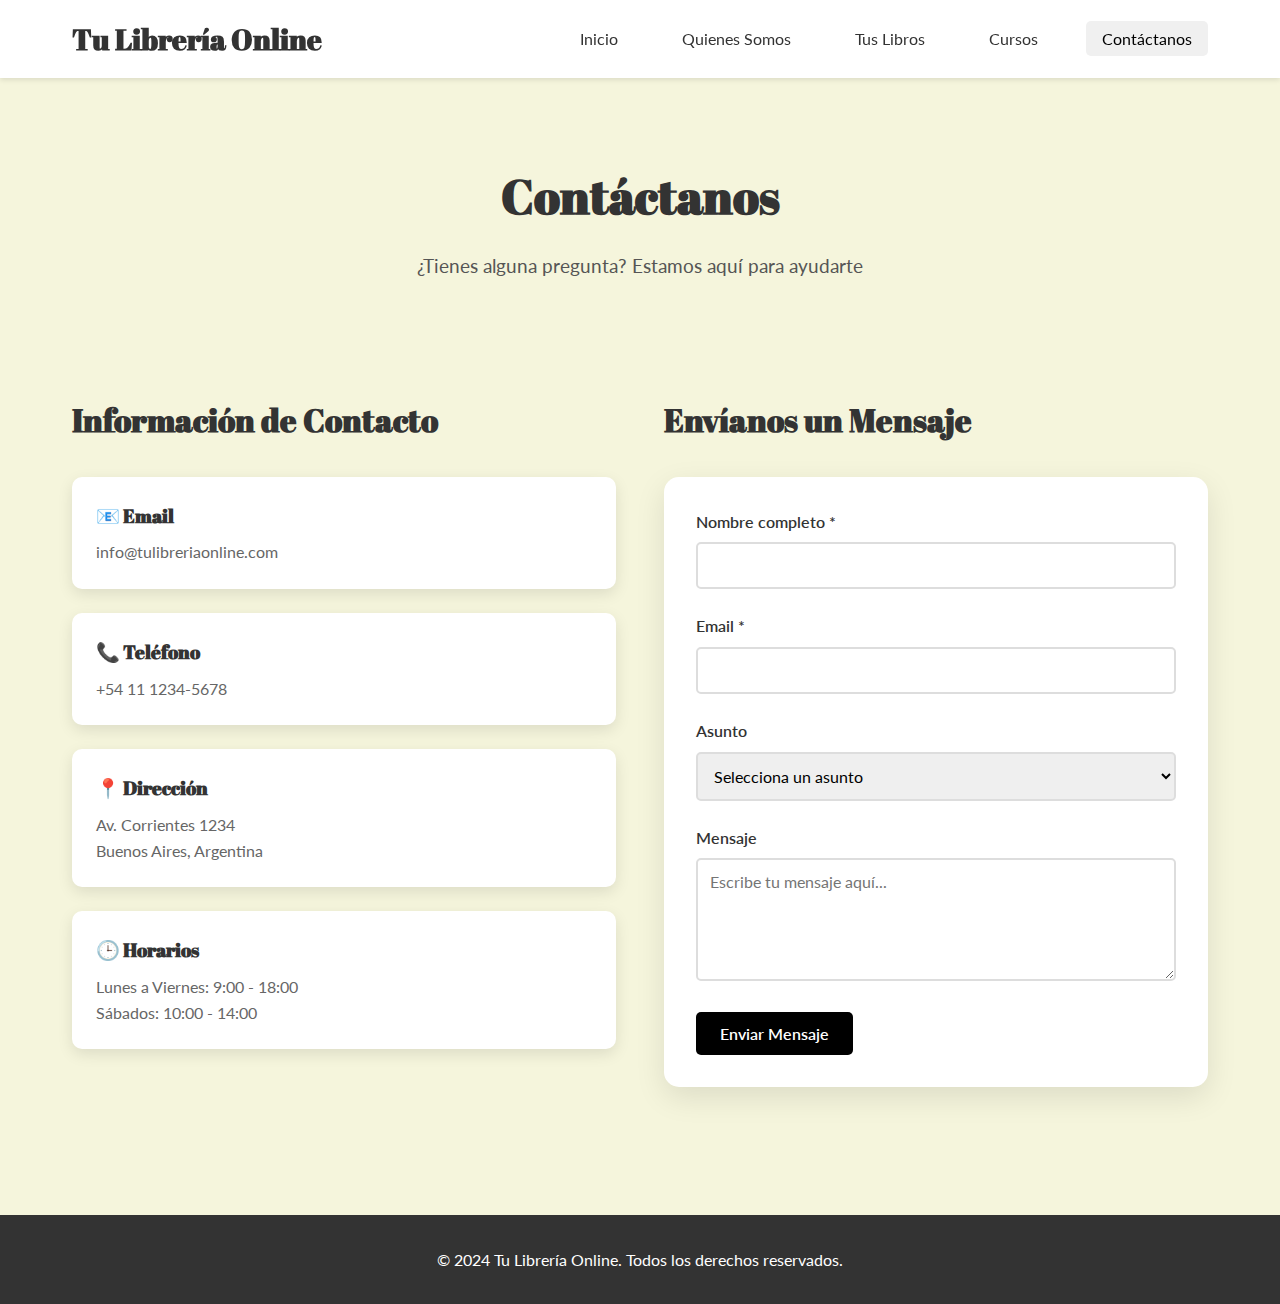
<file: contactanos.html>
<!DOCTYPE html>
<html lang="es">
<head>
    <meta charset="UTF-8">
    <meta name="viewport" content="width=device-width, initial-scale=1.0">
    <title>Contáctanos - Tu Librería Online</title>
    <link rel="stylesheet" href="styles.css">
    <link href="https://fonts.googleapis.com/css2?family=Abril+Fatface&family=Lato:wght@300;400;700&display=swap" rel="stylesheet">
</head>
<body>
    <nav class="navbar">
        <div class="nav-container">
            <h1 class="nav-logo">Tu Librería Online</h1>
            <ul class="nav-menu">
                <li><a href="index.html" class="nav-link">Inicio</a></li>
                <li><a href="quienes-somos.html" class="nav-link">Quienes Somos</a></li>
                <li><a href="tus-libros.html" class="nav-link">Tus Libros</a></li>
                <li><a href="cursos.html" class="nav-link">Cursos</a></li>
                <li><a href="contactanos.html" class="nav-link active">Contáctanos</a></li>
            </ul>
        </div>
    </nav>

    <main class="main-content">
        <section class="page-header">
            <h1 class="page-title">Contáctanos</h1>
            <p class="page-description">¿Tienes alguna pregunta? Estamos aquí para ayudarte</p>
        </section>

        <section class="contact-section">
            <div class="contact-container">
                <div class="contact-info">
                    <h2>Información de Contacto</h2>
                    <div class="contact-details">
                        <div class="contact-item">
                            <h3>📧 Email</h3>
                            <p>info@tulibreriaonline.com</p>
                        </div>
                        <div class="contact-item">
                            <h3>📞 Teléfono</h3>
                            <p>+54 11 1234-5678</p>
                        </div>
                        <div class="contact-item">
                            <h3>📍 Dirección</h3>
                            <p>Av. Corrientes 1234<br>Buenos Aires, Argentina</p>
                        </div>
                        <div class="contact-item">
                            <h3>🕒 Horarios</h3>
                            <p>Lunes a Viernes: 9:00 - 18:00<br>Sábados: 10:00 - 14:00</p>
                        </div>
                    </div>
                </div>

                <div class="contact-form-container">
                    <h2>Envíanos un Mensaje</h2>
                    <form class="contact-form">
                        <div class="form-group">
                            <label for="name">Nombre completo *</label>
                            <input type="text" id="name" name="name" required>
                        </div>
                        
                        <div class="form-group">
                            <label for="email">Email *</label>
                            <input type="email" id="email" name="email" required>
                        </div>
                        
                        <div class="form-group">
                            <label for="subject">Asunto</label>
                            <select id="subject" name="subject">
                                <option value="">Selecciona un asunto</option>
                                <option value="consulta">Consulta general</option>
                                <option value="pedido">Estado de pedido</option>
                                <option value="cursos">Información sobre cursos</option>
                                <option value="sugerencia">Sugerencia</option>
                                <option value="otro">Otro</option>
                            </select>
                        </div>
                        
                        <div class="form-group">
                            <label for="message">Mensaje</label>
                            <textarea id="message" name="message" rows="5" placeholder="Escribe tu mensaje aquí..."></textarea>
                        </div>
                        
                        <button type="submit" class="btn btn-primary">Enviar Mensaje</button>
                    </form>
                </div>
            </div>
        </section>
    </main>

    <footer class="footer">
        <p>&copy; 2024 Tu Librería Online. Todos los derechos reservados.</p>
    </footer>
</body>
</html>
</file>
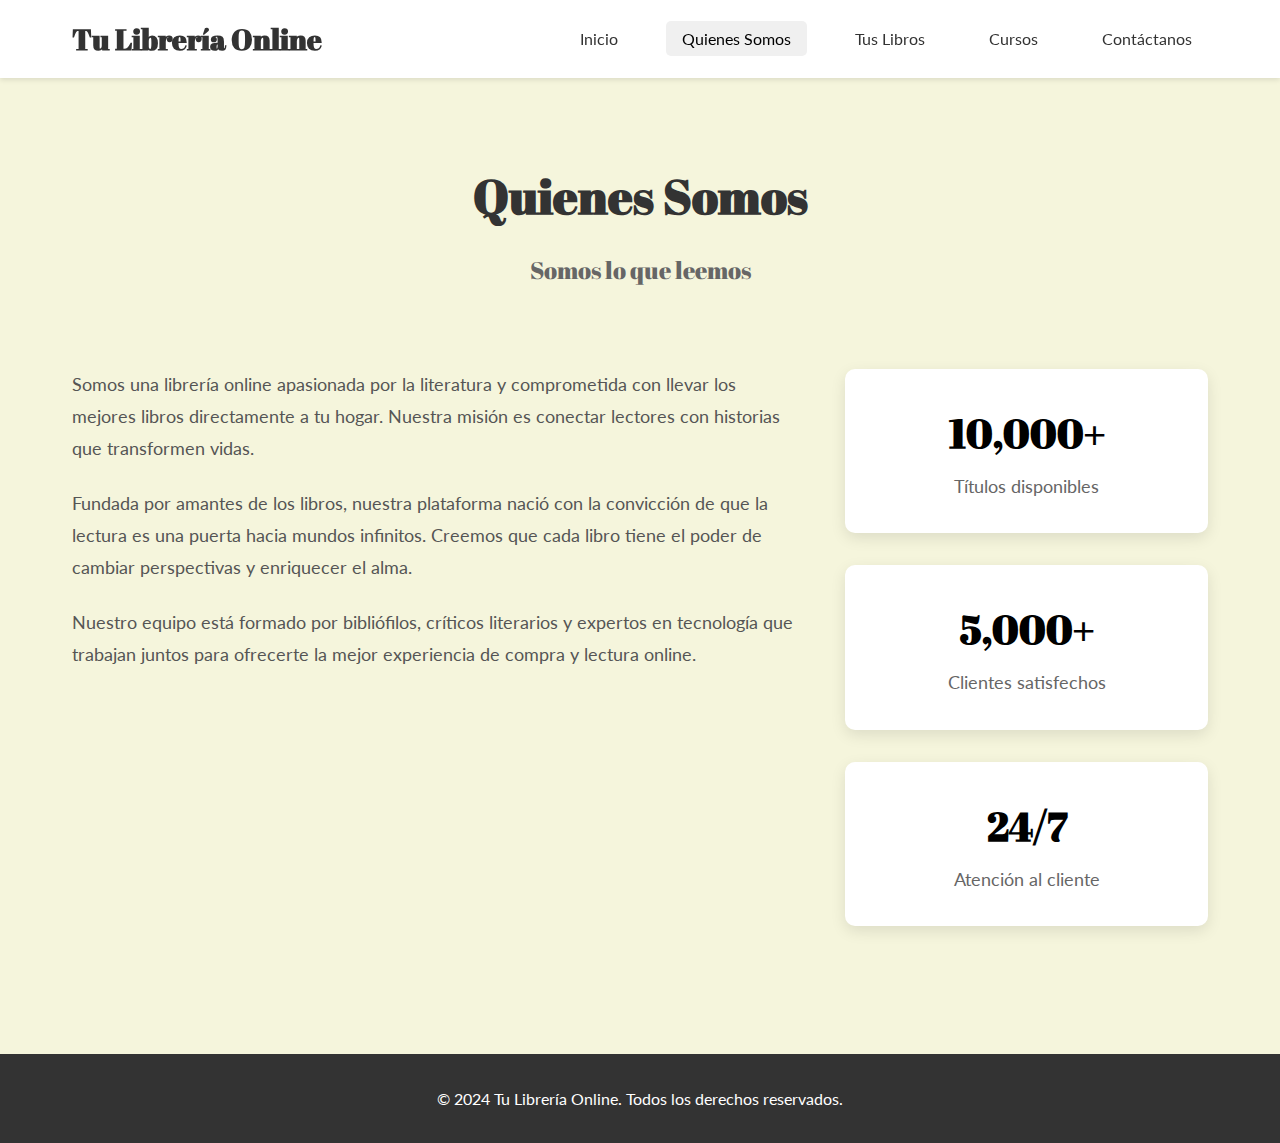
<file: quienes-somos.html>
<!DOCTYPE html>
<html lang="es">
<head>
    <meta charset="UTF-8">
    <meta name="viewport" content="width=device-width, initial-scale=1.0">
    <title>Quienes Somos - Tu Librería Online</title>
    <link rel="stylesheet" href="styles.css">
    <link href="https://fonts.googleapis.com/css2?family=Abril+Fatface&family=Lato:wght@300;400;700&display=swap" rel="stylesheet">
</head>
<body>
    <nav class="navbar">
        <div class="nav-container">
            <h1 class="nav-logo">Tu Librería Online</h1>
            <ul class="nav-menu">
                <li><a href="index.html" class="nav-link">Inicio</a></li>
                <li><a href="quienes-somos.html" class="nav-link active">Quienes Somos</a></li>
                <li><a href="tus-libros.html" class="nav-link">Tus Libros</a></li>
                <li><a href="cursos.html" class="nav-link">Cursos</a></li>
                <li><a href="contactanos.html" class="nav-link">Contáctanos</a></li>
            </ul>
        </div>
    </nav>

    <main class="main-content">
        <section class="page-header">
            <h1 class="page-title">Quienes Somos</h1>
            <h2 class="page-subtitle">Somos lo que leemos</h2>
        </section>

        <section class="about-content">
            <div class="about-text">
                <p>
                    Somos una librería online apasionada por la literatura y comprometida con llevar 
                    los mejores libros directamente a tu hogar. Nuestra misión es conectar lectores 
                    con historias que transformen vidas.
                </p>
                <p>
                    Fundada por amantes de los libros, nuestra plataforma nació con la convicción 
                    de que la lectura es una puerta hacia mundos infinitos. Creemos que cada libro 
                    tiene el poder de cambiar perspectivas y enriquecer el alma.
                </p>
                <p>
                    Nuestro equipo está formado por bibliófilos, críticos literarios y expertos 
                    en tecnología que trabajan juntos para ofrecerte la mejor experiencia de 
                    compra y lectura online.
                </p>
            </div>
            <div class="about-stats">
                <div class="stat-item">
                    <h3>10,000+</h3>
                    <p>Títulos disponibles</p>
                </div>
                <div class="stat-item">
                    <h3>5,000+</h3>
                    <p>Clientes satisfechos</p>
                </div>
                <div class="stat-item">
                    <h3>24/7</h3>
                    <p>Atención al cliente</p>
                </div>
            </div>
        </section>
    </main>

    <footer class="footer">
        <p>&copy; 2024 Tu Librería Online. Todos los derechos reservados.</p>
    </footer>
</body>
</html>
</file>
<file: styles.css>
/* Reset and base styles */
* {
    margin: 0;
    padding: 0;
    box-sizing: border-box;
}

body {
    font-family: 'Lato', sans-serif;
    background-color: #f5f5dc; /* Cream background */
    color: #333;
    line-height: 1.6;
}

/* Typography */
h1, h2, h3 {
    font-family: 'Abril Fatface', cursive;
}

/* Navigation */
.navbar {
    background-color: #fff;
    box-shadow: 0 2px 5px rgba(0,0,0,0.1);
    padding: 1rem 0;
    position: sticky;
    top: 0;
    z-index: 1000;
}

.nav-container {
    max-width: 1200px;
    margin: 0 auto;
    padding: 0 2rem;
    display: flex;
    justify-content: space-between;
    align-items: center;
}

.nav-logo {
    font-family: 'Abril Fatface', cursive;
    font-size: 1.8rem;
    color: #333;
}

.nav-menu {
    display: flex;
    list-style: none;
    gap: 2rem;
}

.nav-link {
    text-decoration: none;
    color: #333;
    font-weight: 400;
    transition: color 0.3s ease;
    padding: 0.5rem 1rem;
    border-radius: 5px;
}

.nav-link:hover,
.nav-link.active {
    color: #000;
    background-color: #f0f0f0;
}

/* Main content */
.main-content {
    max-width: 1200px;
    margin: 0 auto;
    padding: 2rem;
}

/* Hero section */
.hero {
    text-align: center;
    padding: 4rem 0;
}

.hero-title {
    font-size: 3.5rem;
    margin-bottom: 1rem;
    color: #333;
}

.hero-subtitle {
    font-size: 1.5rem;
    margin-bottom: 2rem;
    color: #666;
    font-weight: 300;
}

.hero-image {
    margin: 2rem 0;
}

.book-image {
    max-width: 400px;
    width: 100%;
    height: auto;
    border-radius: 10px;
    box-shadow: 0 10px 30px rgba(0,0,0,0.2);
}

.hero-description {
    font-size: 1.2rem;
    margin: 2rem 0;
    max-width: 600px;
    margin-left: auto;
    margin-right: auto;
    color: #555;
}

/* Page headers */
.page-header {
    text-align: center;
    padding: 3rem 0;
}

.page-title {
    font-size: 3rem;
    margin-bottom: 1rem;
    color: #333;
}

.page-subtitle {
    font-size: 1.5rem;
    color: #666;
    font-weight: 300;
}

.page-description {
    font-size: 1.2rem;
    color: #555;
    margin-top: 1rem;
}

/* Buttons */
.btn {
    display: inline-block;
    padding: 12px 24px;
    text-decoration: none;
    border: none;
    border-radius: 5px;
    font-size: 1rem;
    font-weight: 600;
    cursor: pointer;
    transition: all 0.3s ease;
    font-family: 'Lato', sans-serif;
}

.btn-primary {
    background-color: #000;
    color: #fff;
}

.btn-primary:hover {
    background-color: #333;
    transform: translateY(-2px);
}

.btn-secondary {
    background-color: #000;
    color: #fff;
    font-size: 0.9rem;
    padding: 8px 16px;
}

.btn-secondary:hover {
    background-color: #333;
}

/* Books catalogue */
.books-catalogue {
    padding: 2rem 0;
}

.book-grid {
    display: grid;
    grid-template-columns: repeat(auto-fit, minmax(250px, 1fr));
    gap: 2rem;
    margin-top: 2rem;
}

.book-card {
    background: #fff;
    border-radius: 10px;
    overflow: hidden;
    box-shadow: 0 5px 15px rgba(0,0,0,0.1);
    transition: transform 0.3s ease;
}

.book-card:hover {
    transform: translateY(-5px);
}

.book-cover {
    width: 100%;
    height: 300px;
    object-fit: cover;
}

.book-info {
    padding: 1.5rem;
    text-align: center;
}

.book-info h3 {
    font-size: 1.3rem;
    margin-bottom: 0.5rem;
    color: #333;
}

.book-info p {
    color: #666;
    margin-bottom: 1rem;
}

.price {
    display: block;
    font-size: 1.2rem;
    font-weight: bold;
    color: #000;
    margin-bottom: 1rem;
}

/* Courses section */
.courses-section {
    padding: 2rem 0;
}

.courses-grid {
    display: grid;
    grid-template-columns: repeat(auto-fit, minmax(400px, 1fr));
    gap: 3rem;
    margin-top: 2rem;
}

.course-card {
    background: #fff;
    border-radius: 15px;
    overflow: hidden;
    box-shadow: 0 10px 30px rgba(0,0,0,0.1);
    transition: transform 0.3s ease;
}

.course-card:hover {
    transform: translateY(-10px);
}

.course-image {
    width: 100%;
    height: 250px;
    object-fit: cover;
}

.course-info {
    padding: 2rem;
}

.course-info h3 {
    font-size: 1.8rem;
    margin-bottom: 1rem;
    color: #333;
}

.course-description {
    color: #555;
    margin-bottom: 1.5rem;
    line-height: 1.6;
}

.course-features {
    list-style: none;
    margin-bottom: 1.5rem;
}

.course-features li {
    padding: 0.5rem 0;
    color: #666;
    position: relative;
    padding-left: 1.5rem;
}

.course-features li::before {
    content: "✓";
    position: absolute;
    left: 0;
    color: #000;
    font-weight: bold;
}

.course-price {
    display: block;
    font-size: 1.5rem;
    font-weight: bold;
    color: #000;
    margin-bottom: 1rem;
}

/* Course benefits */
.course-benefits {
    padding: 4rem 0;
    text-align: center;
}

.course-benefits h2 {
    font-size: 2.5rem;
    margin-bottom: 3rem;
    color: #333;
}

.benefits-grid {
    display: grid;
    grid-template-columns: repeat(auto-fit, minmax(200px, 1fr));
    gap: 2rem;
    margin-top: 2rem;
}

.benefit-item {
    background: #fff;
    padding: 2rem;
    border-radius: 10px;
    box-shadow: 0 5px 15px rgba(0,0,0,0.1);
}

.benefit-item h3 {
    font-size: 1.3rem;
    margin-bottom: 1rem;
    color: #333;
}

.benefit-item p {
    color: #666;
}

/* About section */
.about-content {
    display: grid;
    grid-template-columns: 2fr 1fr;
    gap: 3rem;
    padding: 2rem 0;
}

.about-text p {
    margin-bottom: 1.5rem;
    font-size: 1.1rem;
    line-height: 1.8;
    color: #555;
}

.about-stats {
    display: flex;
    flex-direction: column;
    gap: 2rem;
}

.stat-item {
    text-align: center;
    background: #fff;
    padding: 2rem;
    border-radius: 10px;
    box-shadow: 0 5px 15px rgba(0,0,0,0.1);
}

.stat-item h3 {
    font-size: 2.5rem;
    color: #000;
    margin-bottom: 0.5rem;
}

.stat-item p {
    color: #666;
    font-size: 1.1rem;
}

/* Contact section */
.contact-section {
    padding: 2rem 0;
}

.contact-container {
    display: grid;
    grid-template-columns: 1fr 1fr;
    gap: 3rem;
    margin-top: 2rem;
}

.contact-info h2,
.contact-form-container h2 {
    font-size: 2rem;
    margin-bottom: 2rem;
    color: #333;
}

.contact-details {
    display: grid;
    gap: 1.5rem;
}

.contact-item {
    background: #fff;
    padding: 1.5rem;
    border-radius: 10px;
    box-shadow: 0 5px 15px rgba(0,0,0,0.1);
}

.contact-item h3 {
    font-size: 1.2rem;
    margin-bottom: 0.5rem;
    color: #333;
}

.contact-item p {
    color: #666;
    line-height: 1.6;
}

/* Contact form */
.contact-form {
    background: #fff;
    padding: 2rem;
    border-radius: 15px;
    box-shadow: 0 10px 30px rgba(0,0,0,0.1);
}

.form-group {
    margin-bottom: 1.5rem;
}

.form-group label {
    display: block;
    margin-bottom: 0.5rem;
    font-weight: 600;
    color: #333;
}

.form-group input,
.form-group select,
.form-group textarea {
    width: 100%;
    padding: 12px;
    border: 2px solid #ddd;
    border-radius: 5px;
    font-size: 1rem;
    font-family: 'Lato', sans-serif;
    transition: border-color 0.3s ease;
}

.form-group input:focus,
.form-group select:focus,
.form-group textarea:focus {
    outline: none;
    border-color: #000;
}

.form-group textarea {
    resize: vertical;
    min-height: 120px;
}

/* Footer */
.footer {
    background-color: #333;
    color: #fff;
    text-align: center;
    padding: 2rem;
    margin-top: 4rem;
}

/* Responsive design */
@media (max-width: 768px) {
    .nav-container {
        flex-direction: column;
        gap: 1rem;
    }
    
    .nav-menu {
        flex-wrap: wrap;
        justify-content: center;
        gap: 1rem;
    }
    
    .hero-title {
        font-size: 2.5rem;
    }
    
    .page-title {
        font-size: 2rem;
    }
    
    .about-content,
    .contact-container {
        grid-template-columns: 1fr;
        gap: 2rem;
    }
    
    .courses-grid {
        grid-template-columns: 1fr;
    }
    
    .book-grid {
        grid-template-columns: repeat(auto-fit, minmax(200px, 1fr));
    }
    
    .main-content {
        padding: 1rem;
    }
}

@media (max-width: 480px) {
    .hero-title {
        font-size: 2rem;
    }
    
    .hero-subtitle {
        font-size: 1.2rem;
    }
    
    .book-grid {
        grid-template-columns: 1fr;
    }
    
    .nav-menu {
        flex-direction: column;
        gap: 0.5rem;
    }
}
</file>
